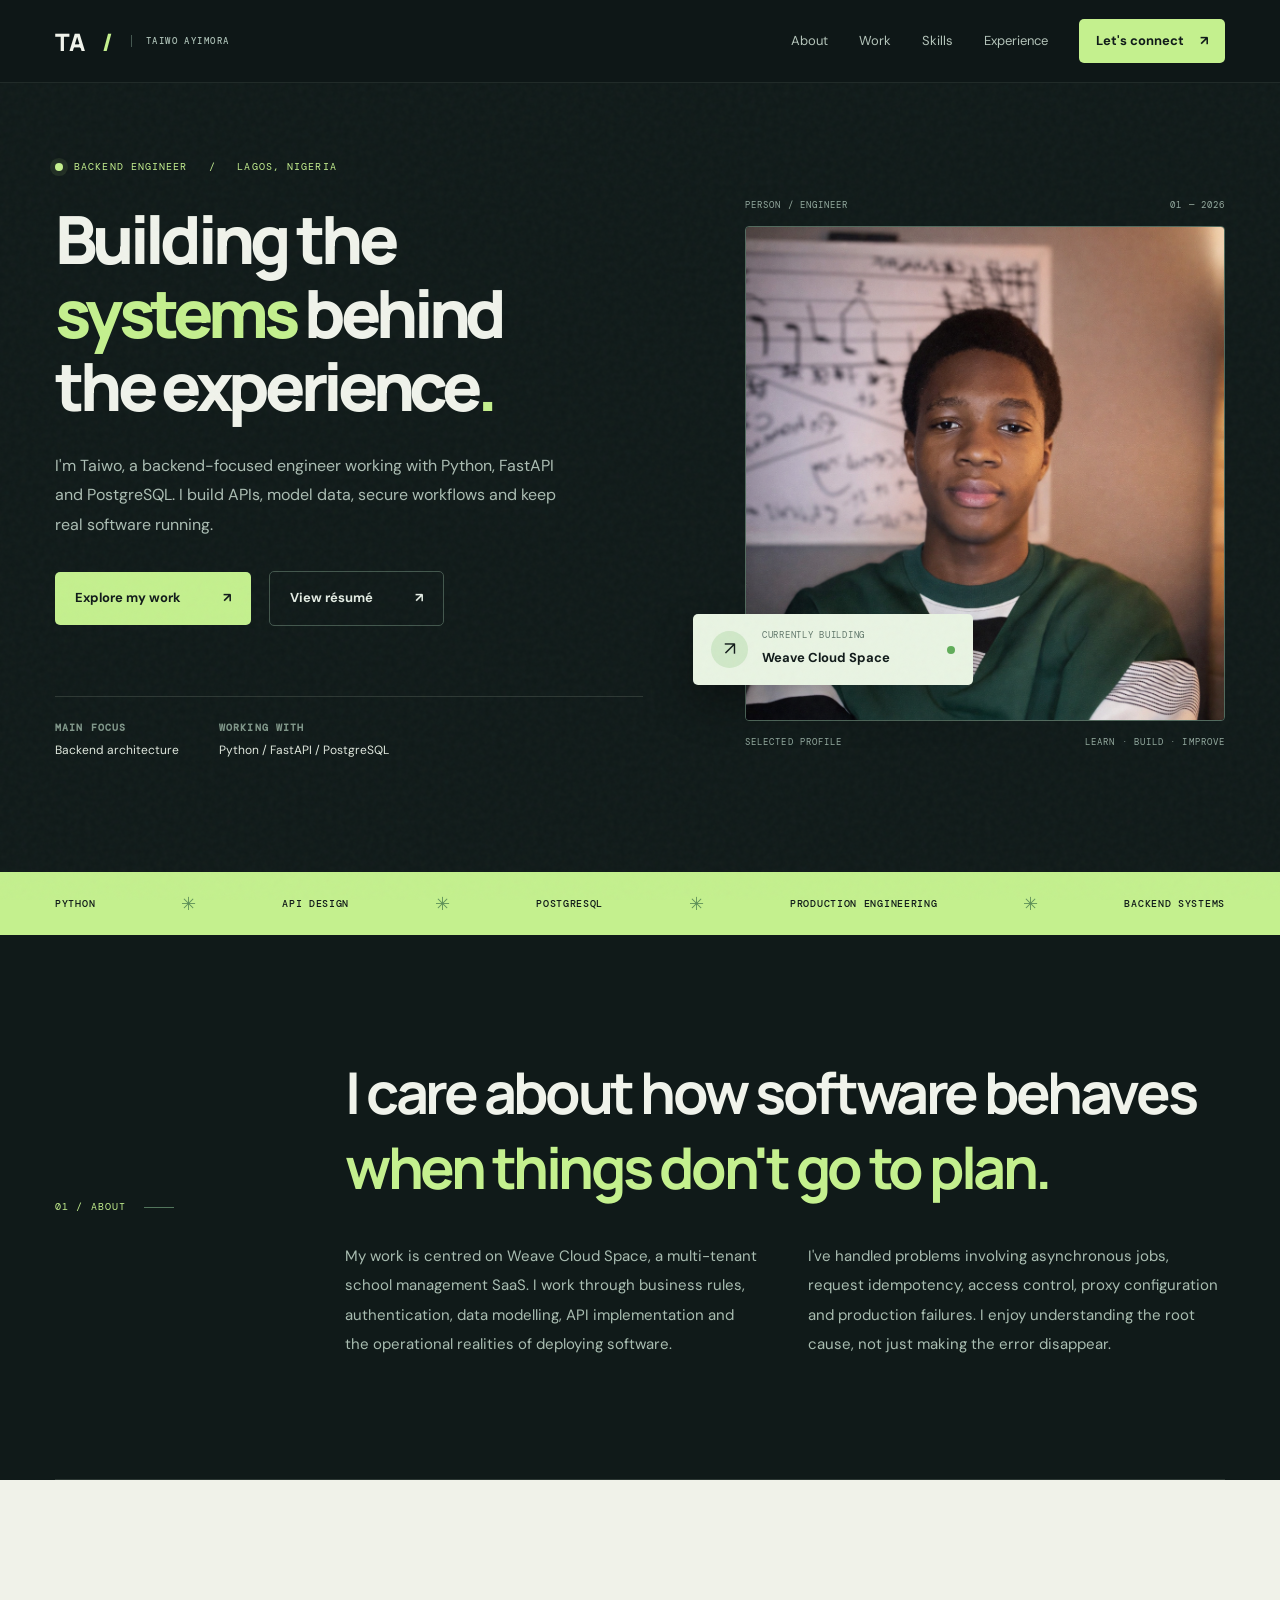
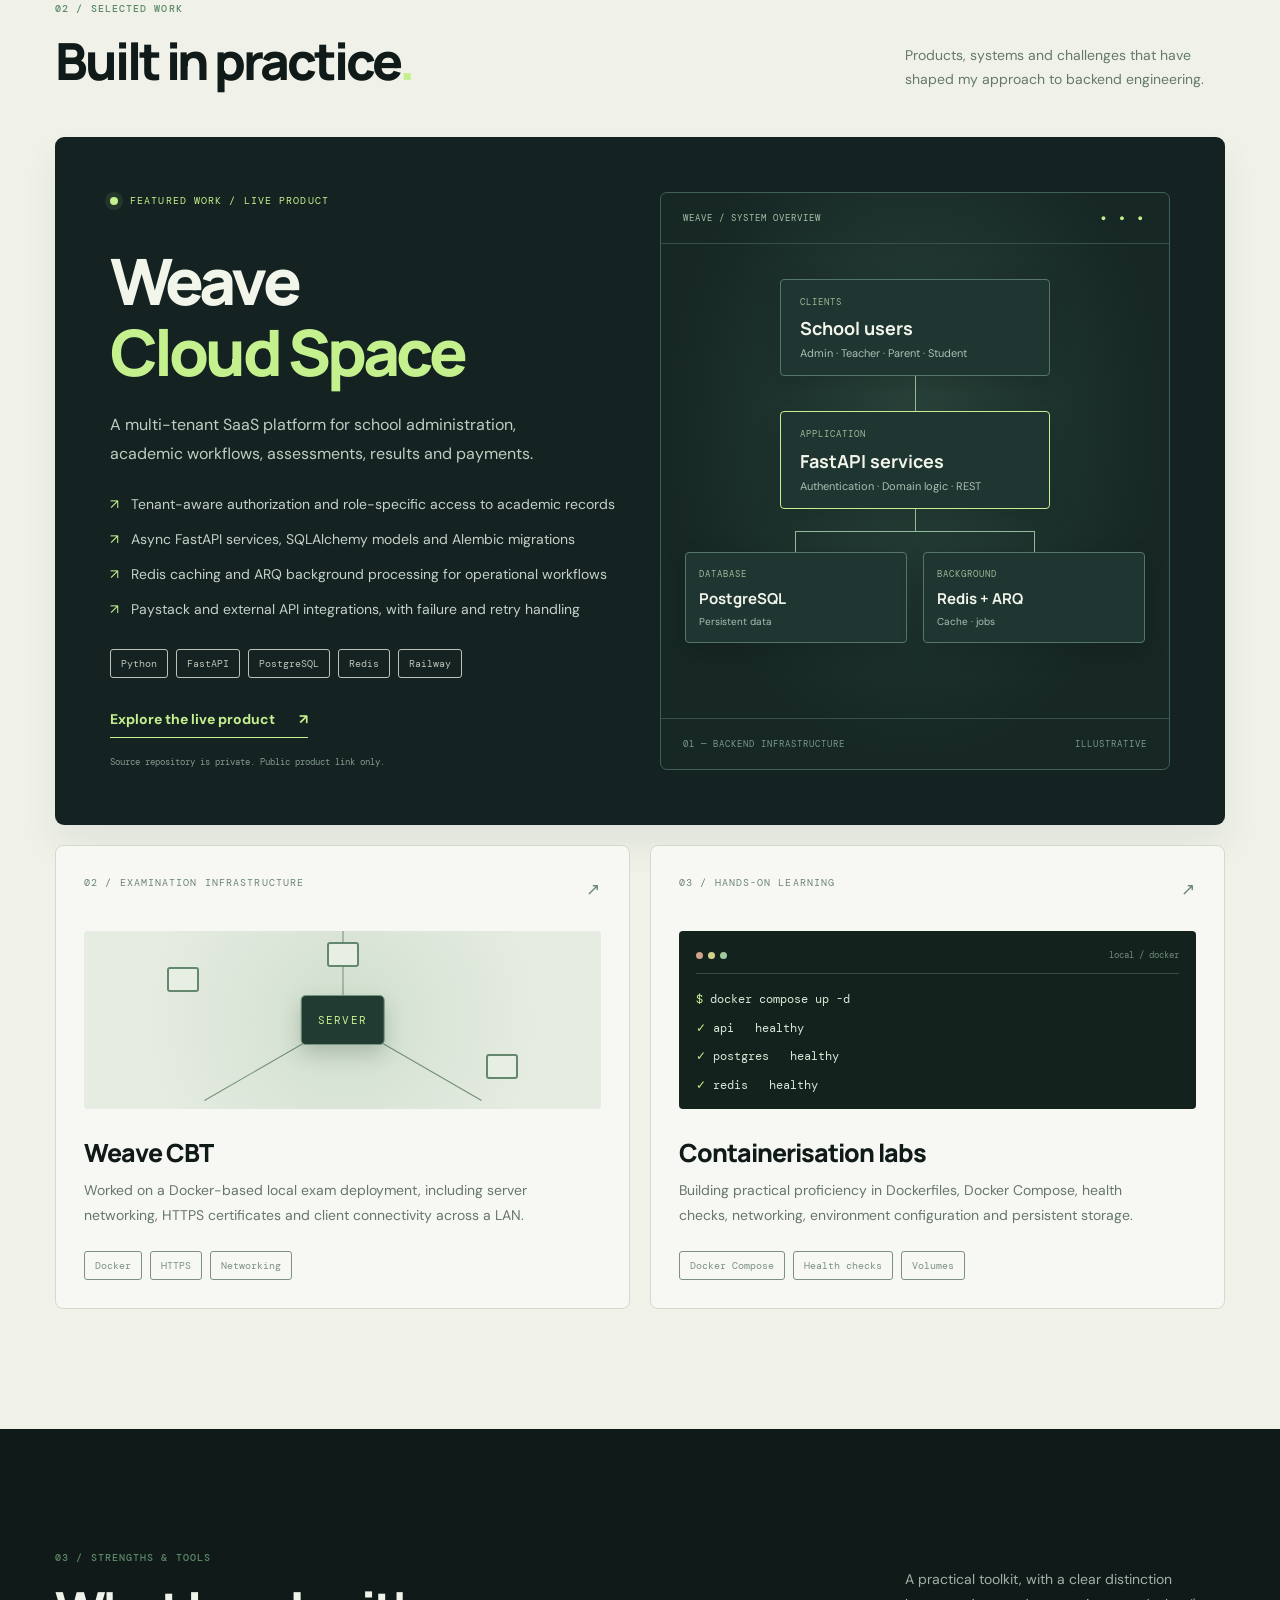
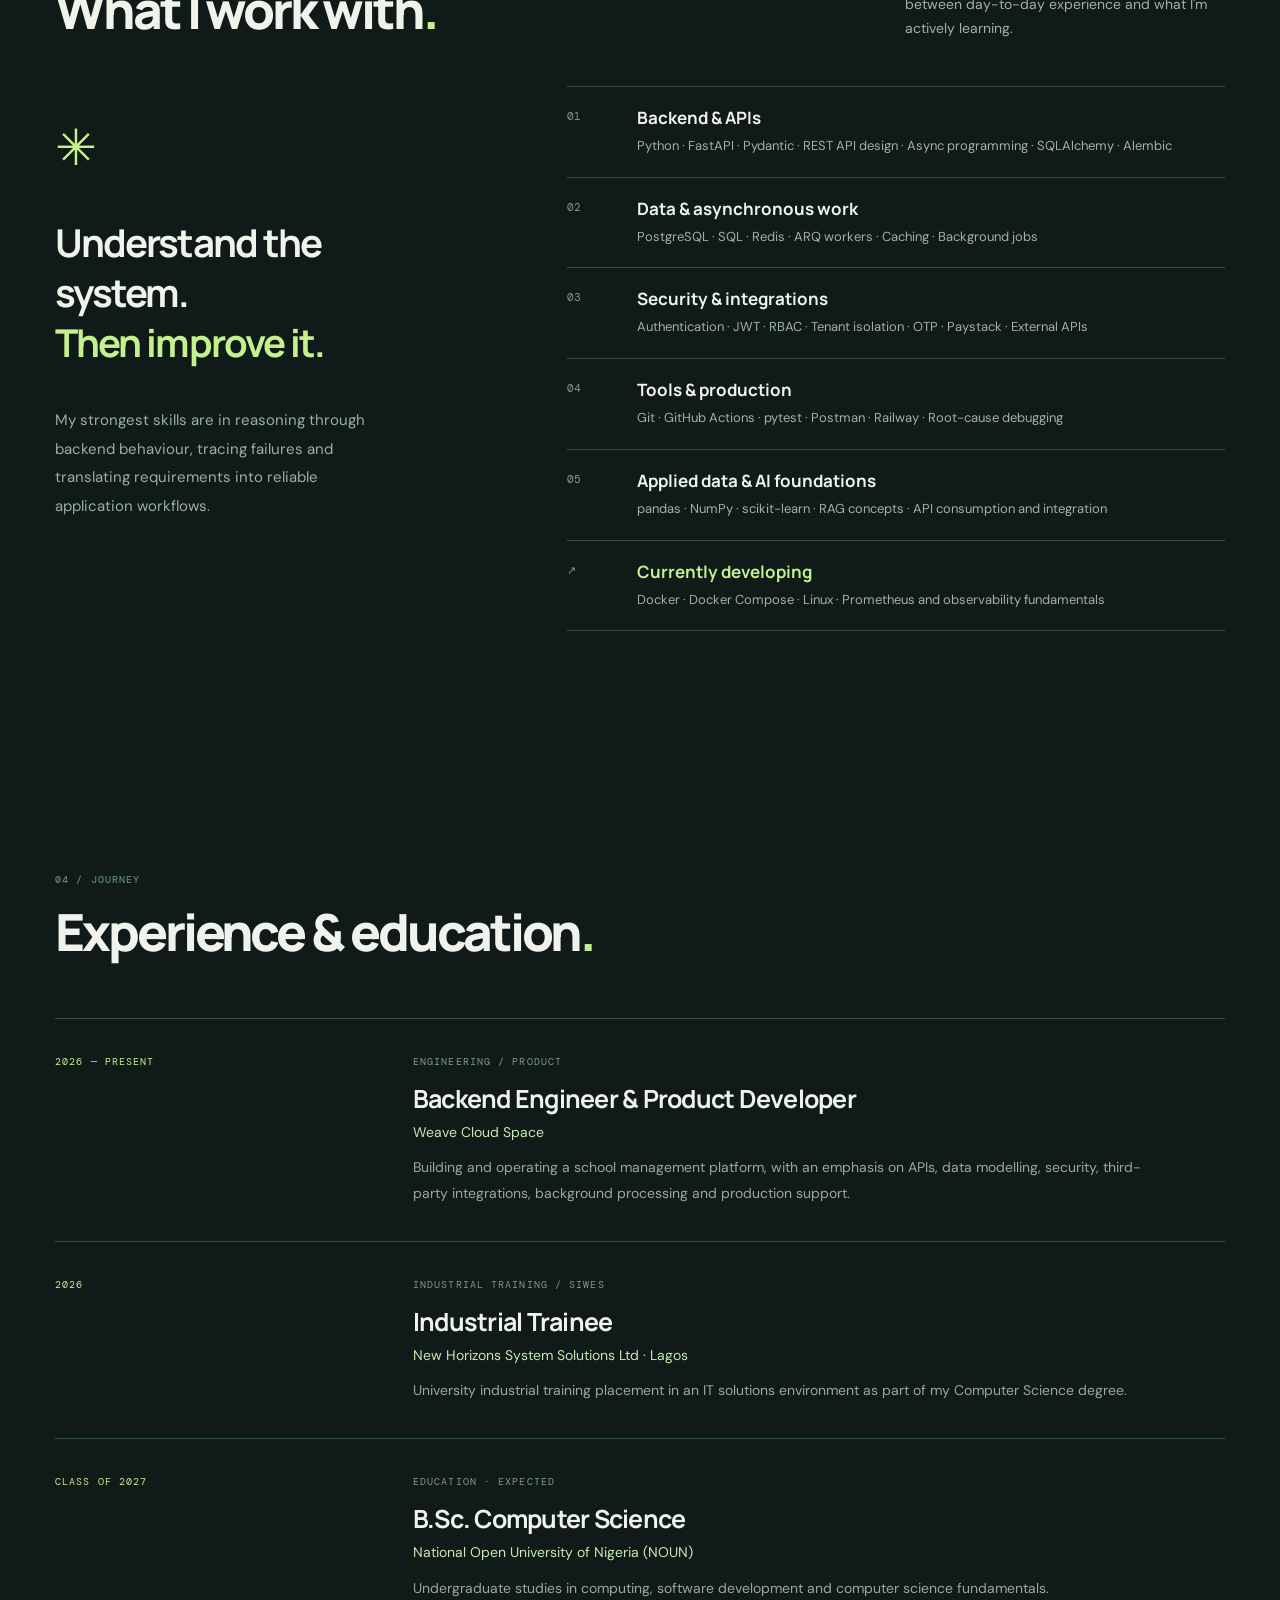
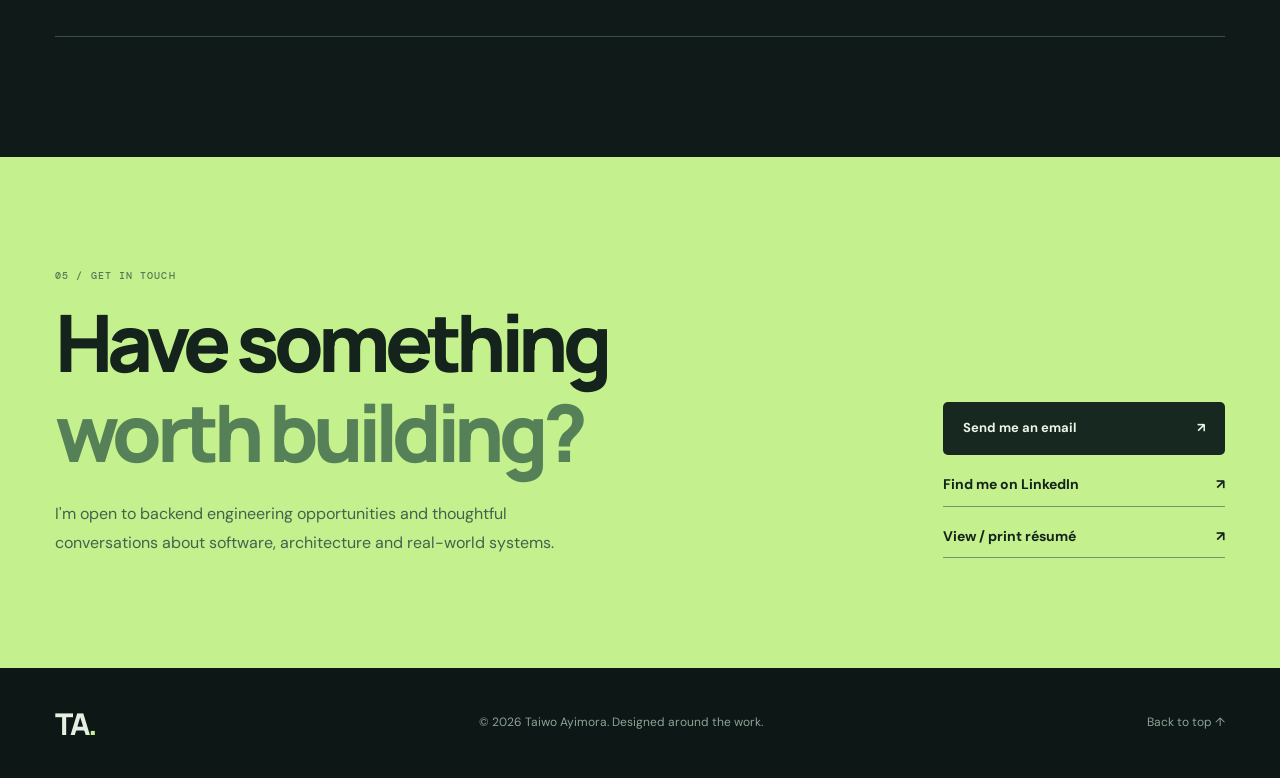
<file: index.html>
<!doctype html>
<html lang="en">
<head>
  <meta charset="utf-8">
  <meta name="viewport" content="width=device-width, initial-scale=1">
  <meta name="theme-color" content="#0f1717">
  <meta name="description" content="Taiwo Ayimora — backend engineer working with Python, FastAPI, PostgreSQL, Redis, and production systems. Explore selected work and get in touch.">
  <meta property="og:title" content="Taiwo Ayimora · Backend Engineer">
  <meta property="og:description" content="Building dependable backend systems, one engineering decision at a time.">
  <meta property="og:type" content="website">
  <link rel="icon" type="image/svg+xml" href="./assets/favicon.svg">
  <link rel="stylesheet" href="./styles.css">
  <title>Taiwo Ayimora — Backend Engineer</title>
</head>
<body>
<a class="skip" href="#main">Skip to content</a>
<div class="grain" aria-hidden="true"></div>
<header class="header" id="top">
  <div class="container header-inner">
    <a class="wordmark" href="#top" aria-label="Taiwo Ayimora, home">TA<span>/</span><small>TAIWO AYIMORA</small></a>
    <button type="button" class="menu-button" aria-controls="nav" aria-expanded="false" aria-label="Toggle navigation"><span></span><span></span></button>
    <nav class="nav" id="nav" aria-label="Primary navigation">
      <a href="#about">About</a><a href="#projects">Work</a><a href="#skills">Skills</a><a href="#experience">Experience</a><a href="#contact" class="nav-cta">Let's connect <span aria-hidden="true">↗</span></a>
    </nav>
  </div>
</header>

<main id="main">
  <section class="hero container" aria-labelledby="hero-heading">
    <div class="hero-copy">
      <p class="eyebrow"><span class="pulse"></span> BACKEND ENGINEER &nbsp; / &nbsp; LAGOS, NIGERIA</p>
      <h1 id="hero-heading">Building the<br><em>systems</em> behind<br>the experience<span class="period">.</span></h1>
      <p class="hero-lede">I'm Taiwo, a backend-focused engineer working with Python, FastAPI and PostgreSQL. I build APIs, model data, secure workflows and keep real software running.</p>
      <div class="hero-actions"><a href="#projects" class="btn primary">Explore my work <span aria-hidden="true">↗</span></a><a href="./resume.html" class="btn secondary">View résumé <span aria-hidden="true">↗</span></a></div>
      <div class="hero-foot"><span><b>MAIN FOCUS</b> Backend architecture</span><span><b>WORKING WITH</b> Python / FastAPI / PostgreSQL</span></div>
    </div>
    <div class="hero-art">
      <div class="art-top"><span>PERSON / ENGINEER</span><span>01 — 2026</span></div>
      <div class="portrait">
        <div class="portrait-ring ring-a"></div><div class="portrait-ring ring-b"></div>
        <div class="portrait-fallback" id="portrait-fallback" aria-hidden="true"><span>TA<span class="period">.</span></span><small>ENGINEERING THE INVISIBLE</small></div>
        <img id="portrait-photo" class="portrait-photo" src="./assets/profile.jpg" decoding="async" fetchpriority="high" alt="Portrait of Taiwo Ayimora" hidden>
        <div class="art-cross cross-a">+</div><div class="art-cross cross-b">+</div>
      </div>
      <div class="art-foot"><span>SELECTED PROFILE</span><span>LEARN · BUILD · IMPROVE</span></div>
      <div class="floating-status"><span class="status-icon">↗</span><span><small>CURRENTLY BUILDING</small><strong>Weave Cloud Space</strong></span><span class="status-live"></span></div>
    </div>
  </section>

  <section class="stripe"><div class="container stripe-inner"><span>PYTHON</span><span class="stripe-dot">✳</span><span>API DESIGN</span><span class="stripe-dot">✳</span><span>POSTGRESQL</span><span class="stripe-dot">✳</span><span>PRODUCTION ENGINEERING</span><span class="stripe-dot">✳</span><span>BACKEND SYSTEMS</span></div></section>

  <section class="section about container" id="about" aria-labelledby="about-heading">
    <div class="section-label"><span>01 / ABOUT</span><i></i></div>
    <div class="about-main">
      <h2 id="about-heading" class="statement">I care about how software behaves <em>when things don't go to plan.</em></h2>
      <div class="about-copy"><p>My work is centred on Weave Cloud Space, a multi-tenant school management SaaS. I work through business rules, authentication, data modelling, API implementation and the operational realities of deploying software.</p><p>I've handled problems involving asynchronous jobs, request idempotency, access control, proxy configuration and production failures. I enjoy understanding the root cause, not just making the error disappear.</p></div>
    </div>
  </section>

  <section class="section projects-section" id="projects" aria-labelledby="projects-heading">
    <div class="container">
      <div class="section-heading"><div><p class="section-label-text">02 / SELECTED WORK</p><h2 id="projects-heading">Built in practice<span class="period">.</span></h2></div><p>Products, systems and challenges that have shaped my approach to backend engineering.</p></div>
      <article class="featured">
        <div class="featured-copy">
          <p class="feature-label"><span class="green-dot"></span> FEATURED WORK / LIVE PRODUCT</p>
          <h3>Weave<br><em>Cloud Space</em></h3>
          <p class="feature-summary">A multi-tenant SaaS platform for school administration, academic workflows, assessments, results and payments.</p>
          <ul class="feature-list">
            <li>Tenant-aware authorization and role-specific access to academic records</li>
            <li>Async FastAPI services, SQLAlchemy models and Alembic migrations</li>
            <li>Redis caching and ARQ background processing for operational workflows</li>
            <li>Paystack and external API integrations, with failure and retry handling</li>
          </ul>
          <div class="tags"><span>Python</span><span>FastAPI</span><span>PostgreSQL</span><span>Redis</span><span>Railway</span></div>
          <a class="text-link" href="https://weavecloudspace.com/" target="_blank" rel="noopener noreferrer">Explore the live product <span aria-hidden="true">↗</span></a>
          <p class="private-note">Source repository is private. Public product link only.</p>
        </div>
        <div class="diagram" role="img" aria-label="Simplified architecture diagram showing users connecting to FastAPI services, with PostgreSQL and Redis plus background workers">
          <div class="diagram-header"><span>WEAVE / SYSTEM OVERVIEW</span><span class="diagram-circles">● ● ●</span></div>
          <div class="diagram-content">
            <div class="diagram-box"><span>CLIENTS</span><b>School users</b><small>Admin · Teacher · Parent · Student</small></div>
            <div class="connector-line"></div>
            <div class="diagram-box api"><span>APPLICATION</span><b>FastAPI services</b><small>Authentication · Domain logic · REST</small></div>
            <div class="diagram-branches"><i></i><i></i></div>
            <div class="diagram-bottom"><div class="diagram-box data"><span>DATABASE</span><b>PostgreSQL</b><small>Persistent data</small></div><div class="diagram-box data"><span>BACKGROUND</span><b>Redis + ARQ</b><small>Cache · jobs</small></div></div>
          </div>
          <div class="diagram-footer"><span>01 — BACKEND INFRASTRUCTURE</span><span>ILLUSTRATIVE</span></div>
        </div>
      </article>
      <div class="project-cards">
        <article class="project-card">
          <div class="card-id">02 / EXAMINATION INFRASTRUCTURE <span>↗</span></div>
          <div class="card-illustration network" aria-hidden="true"><span class="network-center">SERVER</span><span class="link one"></span><span class="link two"></span><span class="link three"></span><i class="device d1"></i><i class="device d2"></i><i class="device d3"></i></div>
          <h3>Weave CBT</h3><p>Worked on a Docker-based local exam deployment, including server networking, HTTPS certificates and client connectivity across a LAN.</p>
          <div class="tags"><span>Docker</span><span>HTTPS</span><span>Networking</span></div>
        </article>
        <article class="project-card">
          <div class="card-id">03 / HANDS-ON LEARNING <span>↗</span></div>
          <div class="card-illustration terminal" aria-label="Illustrative terminal output for a Docker Compose lab">
            <div class="terminal-head"><i></i><i></i><i></i><small>local / docker</small></div>
            <code><span>$</span> docker compose up -d</code><code><span>✓</span> api &nbsp; healthy</code><code><span>✓</span> postgres &nbsp; healthy</code><code><span>✓</span> redis &nbsp; healthy</code>
          </div>
          <h3>Containerisation labs</h3><p>Building practical proficiency in Dockerfiles, Docker Compose, health checks, networking, environment configuration and persistent storage.</p>
          <div class="tags"><span>Docker Compose</span><span>Health checks</span><span>Volumes</span></div>
        </article>
      </div>
    </div>
  </section>

  <section class="section skills-section" id="skills" aria-labelledby="skills-heading"><div class="container">
    <div class="section-heading"><div><p class="section-label-text">03 / STRENGTHS & TOOLS</p><h2 id="skills-heading">What I work with<span class="period">.</span></h2></div><p>A practical toolkit, with a clear distinction between day-to-day experience and what I'm actively learning.</p></div>
    <div class="skills-layout">
      <div class="skills-quote"><span class="outline-star" aria-hidden="true">✳</span><h3>Understand the system.<br><em>Then improve it.</em></h3><p>My strongest skills are in reasoning through backend behaviour, tracing failures and translating requirements into reliable application workflows.</p></div>
      <div class="skill-categories">
        <div class="skill-row"><span class="skill-no">01</span><div><h3>Backend & APIs</h3><p>Python · FastAPI · Pydantic · REST API design · Async programming · SQLAlchemy · Alembic</p></div></div>
        <div class="skill-row"><span class="skill-no">02</span><div><h3>Data & asynchronous work</h3><p>PostgreSQL · SQL · Redis · ARQ workers · Caching · Background jobs</p></div></div>
        <div class="skill-row"><span class="skill-no">03</span><div><h3>Security & integrations</h3><p>Authentication · JWT · RBAC · Tenant isolation · OTP · Paystack · External APIs</p></div></div>
        <div class="skill-row"><span class="skill-no">04</span><div><h3>Tools & production</h3><p>Git · GitHub Actions · pytest · Postman · Railway · Root-cause debugging</p></div></div>
        <div class="skill-row"><span class="skill-no">05</span><div><h3>Applied data & AI foundations</h3><p>pandas · NumPy · scikit-learn · RAG concepts · API consumption and integration</p></div></div>
        <div class="skill-row learning"><span class="skill-no">↗</span><div><h3>Currently developing</h3><p>Docker · Docker Compose · Linux · Prometheus and observability fundamentals</p></div></div>
      </div>
    </div>
  </div></section>

  <section class="section journey container" id="experience" aria-labelledby="journey-heading">
    <div class="section-heading"><div><p class="section-label-text">04 / JOURNEY</p><h2 id="journey-heading">Experience & education<span class="period">.</span></h2></div></div>
    <div class="timeline">
      <div class="timeline-row"><span class="timeline-date">2026 — PRESENT</span><div><p class="timeline-type">ENGINEERING / PRODUCT</p><h3>Backend Engineer & Product Developer</h3><p class="timeline-org">Weave Cloud Space</p><p>Building and operating a school management platform, with an emphasis on APIs, data modelling, security, third-party integrations, background processing and production support.</p></div></div>
      <div class="timeline-row"><span class="timeline-date">2026</span><div><p class="timeline-type">INDUSTRIAL TRAINING / SIWES</p><h3>Industrial Trainee</h3><p class="timeline-org">New Horizons System Solutions Ltd · Lagos</p><p>University industrial training placement in an IT solutions environment as part of my Computer Science degree.</p></div></div>
      <div class="timeline-row"><span class="timeline-date">CLASS OF 2027</span><div><p class="timeline-type">EDUCATION · EXPECTED</p><h3>B.Sc. Computer Science</h3><p class="timeline-org">National Open University of Nigeria (NOUN)</p><p>Undergraduate studies in computing, software development and computer science fundamentals.</p></div></div>
    </div>
  </section>

  <section class="contact-section" id="contact" aria-labelledby="contact-heading"><div class="container contact-content">
    <div><p class="section-label-text">05 / GET IN TOUCH</p><h2 id="contact-heading">Have something<br><em>worth building?</em></h2><p>I'm open to backend engineering opportunities and thoughtful conversations about software, architecture and real-world systems.</p></div>
    <div class="contact-actions"><a class="btn contact-primary" href="mailto:taiwoayimora623@gmail.com?subject=Backend%20engineering%20opportunity">Send me an email <span aria-hidden="true">↗</span></a><a class="contact-link" href="https://www.linkedin.com/in/taiwo-a-3626982ba" target="_blank" rel="noopener noreferrer">Find me on LinkedIn <span aria-hidden="true">↗</span></a><a class="contact-link" href="./resume.html">View / print résumé <span aria-hidden="true">↗</span></a></div>
  </div></section>
</main>
<footer class="footer"><div class="container footer-inner"><a href="#top" class="footer-mark">TA<span class="period">.</span></a><p>© <span id="year">2026</span> Taiwo Ayimora. Designed around the work.</p><a href="#top">Back to top ↑</a></div></footer>
<script src="./script.js" defer></script>
</body>
</html>
</file>
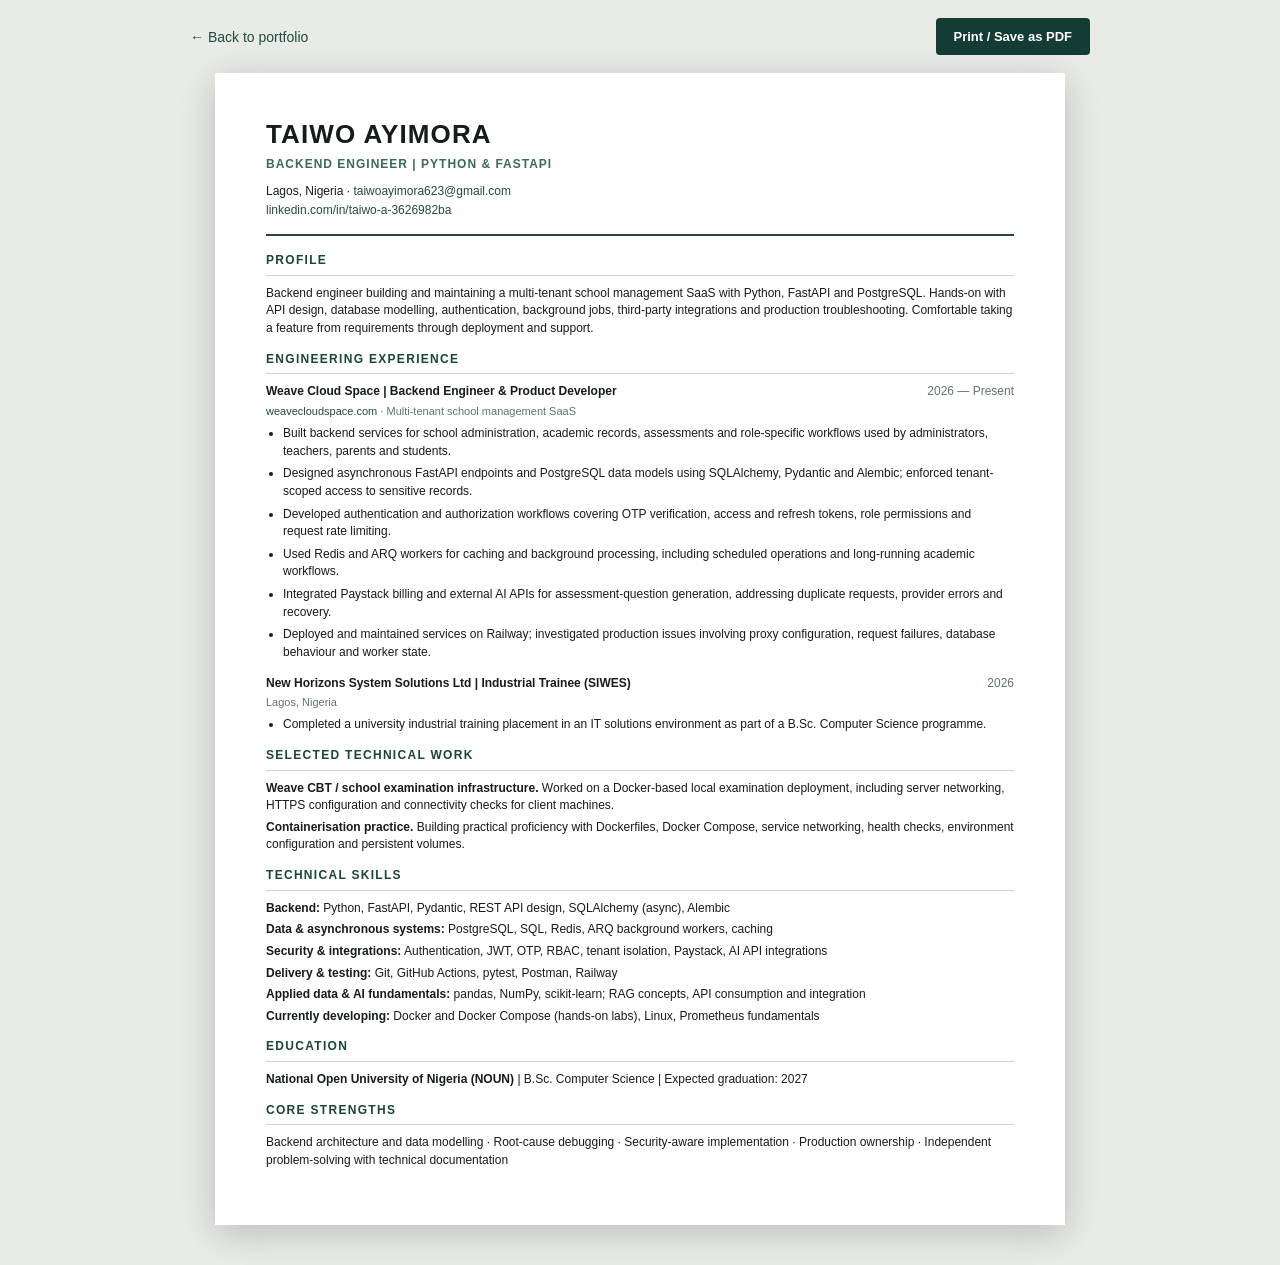
<file: resume.html>
<!doctype html>
<html lang="en">
<head><meta charset="utf-8"><meta name="viewport" content="width=device-width, initial-scale=1"><title>Taiwo Ayimora — Résumé</title><meta name="description" content="Résumé of Taiwo Ayimora, backend engineer."><link rel="stylesheet" href="./resume.css"><link rel="icon" type="image/svg+xml" href="./assets/favicon.svg"></head>
<body>
<div class="toolbar"><a href="./index.html">← Back to portfolio</a><button type="button" onclick="window.print()">Print / Save as PDF</button></div>
<main class="sheet">
<header><h1>TAIWO AYIMORA</h1><p class="role">BACKEND ENGINEER | PYTHON & FASTAPI</p><p>Lagos, Nigeria · <a href="mailto:taiwoayimora623@gmail.com">taiwoayimora623@gmail.com</a></p><p><a href="https://www.linkedin.com/in/taiwo-a-3626982ba">linkedin.com/in/taiwo-a-3626982ba</a></p></header>
<section><h2>PROFILE</h2><p>Backend engineer building and maintaining a multi-tenant school management SaaS with Python, FastAPI and PostgreSQL. Hands-on with API design, database modelling, authentication, background jobs, third-party integrations and production troubleshooting. Comfortable taking a feature from requirements through deployment and support.</p></section>
<section><h2>ENGINEERING EXPERIENCE</h2><div class="entry-head"><strong>Weave Cloud Space | Backend Engineer & Product Developer</strong><span>2026 — Present</span></div><div class="sub"><a href="https://weavecloudspace.com/" target="_blank" rel="noopener noreferrer">weavecloudspace.com</a> · Multi-tenant school management SaaS</div><ul>
<li>Built backend services for school administration, academic records, assessments and role-specific workflows used by administrators, teachers, parents and students.</li>
<li>Designed asynchronous FastAPI endpoints and PostgreSQL data models using SQLAlchemy, Pydantic and Alembic; enforced tenant-scoped access to sensitive records.</li>
<li>Developed authentication and authorization workflows covering OTP verification, access and refresh tokens, role permissions and request rate limiting.</li>
<li>Used Redis and ARQ workers for caching and background processing, including scheduled operations and long-running academic workflows.</li>
<li>Integrated Paystack billing and external AI APIs for assessment-question generation, addressing duplicate requests, provider errors and recovery.</li>
<li>Deployed and maintained services on Railway; investigated production issues involving proxy configuration, request failures, database behaviour and worker state.</li>
</ul>
<div class="entry-head"><strong>New Horizons System Solutions Ltd | Industrial Trainee (SIWES)</strong><span>2026</span></div><div class="sub">Lagos, Nigeria</div><ul><li>Completed a university industrial training placement in an IT solutions environment as part of a B.Sc. Computer Science programme.</li></ul>
</section>
<section><h2>SELECTED TECHNICAL WORK</h2><p><strong>Weave CBT / school examination infrastructure.</strong> Worked on a Docker-based local examination deployment, including server networking, HTTPS configuration and connectivity checks for client machines.</p><p><strong>Containerisation practice.</strong> Building practical proficiency with Dockerfiles, Docker Compose, service networking, health checks, environment configuration and persistent volumes.</p></section>
<section><h2>TECHNICAL SKILLS</h2><p><strong>Backend:</strong> Python, FastAPI, Pydantic, REST API design, SQLAlchemy (async), Alembic</p><p><strong>Data & asynchronous systems:</strong> PostgreSQL, SQL, Redis, ARQ background workers, caching</p><p><strong>Security & integrations:</strong> Authentication, JWT, OTP, RBAC, tenant isolation, Paystack, AI API integrations</p><p><strong>Delivery & testing:</strong> Git, GitHub Actions, pytest, Postman, Railway</p><p><strong>Applied data & AI fundamentals:</strong> pandas, NumPy, scikit-learn; RAG concepts, API consumption and integration</p><p><strong>Currently developing:</strong> Docker and Docker Compose (hands-on labs), Linux, Prometheus fundamentals</p></section>
<section><h2>EDUCATION</h2><p><strong>National Open University of Nigeria (NOUN)</strong> | B.Sc. Computer Science | Expected graduation: 2027</p></section>
<section><h2>CORE STRENGTHS</h2><p>Backend architecture and data modelling · Root-cause debugging · Security-aware implementation · Production ownership · Independent problem-solving with technical documentation</p></section>
</main></body></html>
</file>
<file: styles.css>
@import url('https://fonts.googleapis.com/css2?family=DM+Mono:wght@400;500&family=DM+Sans:wght@400;500;600;700&family=Manrope:wght@400;500;600;700;800&display=swap');
:root{--ink:#101a19;--lime:#c4f08e;--paper:#f0f2e9;--muted:#94aaa1;--line:rgba(217,236,215,.14);--heading:Manrope,'DM Sans',sans-serif;--body:'DM Sans',sans-serif;--mono:'DM Mono',monospace}
*{box-sizing:border-box}
html{scroll-behavior:smooth;scroll-padding-top:88px}
body{margin:0;background:var(--ink);color:#f0f3eb;font:16px/1.6 var(--body);-webkit-font-smoothing:antialiased}
a{color:inherit;text-decoration:none}button{font:inherit}button,a{-webkit-tap-highlight-color:transparent}:focus-visible{outline:2px solid var(--lime);outline-offset:4px}
.container{width:min(1170px,calc(100% - 80px));margin-inline:auto}
.skip{position:absolute;z-index:1000;left:20px;top:-100px;background:var(--lime);color:var(--ink);padding:10px 16px;border-radius:5px}.skip:focus{top:16px}
.grain{position:fixed;inset:0;pointer-events:none;z-index:8;opacity:.035;background-image:url("data:image/svg+xml,%3Csvg viewBox='0 0 180 180' xmlns='http://www.w3.org/2000/svg'%3E%3Cfilter id='n'%3E%3CfeTurbulence type='fractalNoise' baseFrequency='.85' numOctaves='3' stitchTiles='stitch'/%3E%3C/filter%3E%3Crect width='100%25' height='100%25' filter='url(%23n)'/%3E%3C/svg%3E")}
.header{position:sticky;top:0;z-index:20;background:rgba(15,23,23,.92);backdrop-filter:blur(16px);border-bottom:1px solid rgba(217,236,215,.09)}
.header-inner{display:flex;align-items:center;justify-content:space-between;min-height:82px}
.wordmark{display:flex;align-items:center;gap:16px;font:800 24px var(--heading);letter-spacing:-1.4px}.wordmark>span{color:var(--lime);padding:0 3px}.wordmark small{font:500 9px var(--mono);letter-spacing:.16em;color:#a9bdb3;padding-left:14px;border-left:1px solid #455851}
.nav{display:flex;align-items:center;gap:31px}.nav a{font-size:13px;color:#b4c4ba;transition:color .2s}.nav a:hover{color:var(--lime)}.nav a.nav-cta{color:var(--ink);background:var(--lime);font-weight:700;padding:12px 17px;border-radius:5px}.nav-cta span{margin-left:13px}.nav-cta:hover{background:#d7faa9;color:var(--ink)!important}
.menu-button{display:none}
.hero{min-height:705px;display:grid;grid-template-columns:1.08fr .92fr;gap:7%;align-items:center;padding-top:75px;padding-bottom:112px}
.hero-copy{position:relative;z-index:1}.eyebrow,.section-label-text,.section-label,.art-top,.art-foot,.hero-foot b,.feature-label,.private-note,.project-card .card-id,.diagram-header,.diagram-footer,.diagram-box>span,.timeline-date,.timeline-type,.stripe-inner{font-family:var(--mono);font-size:10px;line-height:1.8;letter-spacing:.11em}
.eyebrow{color:var(--lime);margin:0 0 26px;display:flex;align-items:center;gap:11px}
.pulse,.green-dot{width:8px;height:8px;background:var(--lime);border-radius:50%;display:inline-block;box-shadow:0 0 0 5px rgba(196,240,142,.09)}
h1,h2,h3,p{margin-top:0}
.hero h1{font:800 clamp(48px,5.2vw,76px)/1.105 var(--heading);letter-spacing:-.07em;margin:0 0 28px}
.hero h1 em,.statement em,.contact-content h2 em,.skills-quote h3 em{font-style:normal;color:var(--lime)}
.period{color:var(--lime)}
.hero-lede{color:#abbdb3;max-width:520px;font-size:16px;line-height:1.85;margin-bottom:32px}
.hero-actions{display:flex;align-items:center;gap:18px;flex-wrap:wrap}
.btn{display:inline-flex;justify-content:space-between;align-items:center;gap:42px;border-radius:5px;padding:16px 20px;font-size:13px;font-weight:700;transition:transform .2s,background .2s}.btn:hover{transform:translateY(-3px)}.btn.primary{background:var(--lime);color:var(--ink)}.btn.primary:hover{background:#d7faad}.btn.secondary{border:1px solid #43574d;color:#e3ece3}.btn.secondary:hover{background:#24352d}
.hero-foot{display:flex;flex-wrap:wrap;gap:40px;margin-top:70px;padding-top:22px;border-top:1px solid var(--line);font-size:12px;color:#e0e8de}.hero-foot span{display:grid;gap:4px}.hero-foot b{color:#7f9689;letter-spacing:.11em}
.hero-art{position:relative;max-width:480px;width:100%;justify-self:end;transform:translateY(14px)}
.art-top,.art-foot{display:flex;justify-content:space-between;color:#94aba0;font-size:9px;letter-spacing:.12em;margin:0 0 13px}.art-foot{margin:13px 0 0}
.portrait{height:495px;position:relative;overflow:hidden;background:radial-gradient(ellipse at 35% 25%,#3b5549,#1b302d 43%,#0d1b1a 100%);border:1px solid #516a5d;border-radius:4px}
.portrait:after{content:"";position:absolute;inset:12px;border:1px solid rgba(220,247,211,.08);pointer-events:none}
.portrait-ring{position:absolute;width:430px;height:430px;border:1px solid rgba(196,240,142,.19);border-radius:50%;left:50%;top:50%;transform:translate(-50%,-50%)}
.ring-b{width:320px;height:320px;border-color:rgba(196,240,142,.1)}
.portrait-fallback{position:absolute;inset:0;display:flex;flex-direction:column;align-items:center;justify-content:center}
.portrait-fallback>span{font:800 clamp(100px,16vw,170px)/1 var(--heading);letter-spacing:-.09em;color:#e8efda;filter:drop-shadow(0 20px 20px #101d19)}.portrait-fallback>small{font:10px var(--mono);letter-spacing:.2em;color:#a6bbaa;margin-top:32px}
.portrait-photo{position:absolute;inset:0;width:100%;height:100%;object-fit:cover;object-position:center 30%;z-index:3}
.art-cross{position:absolute;font-size:26px;font-weight:300;color:#a7d692}.cross-a{top:24px;left:26px}.cross-b{right:24px;bottom:24px}
.floating-status{position:absolute;bottom:65px;left:-52px;z-index:5;background:#e9f4e3;color:var(--ink);padding:15px 18px;min-width:280px;display:flex;gap:14px;align-items:center;box-shadow:0 20px 40px #0005;border-radius:5px}.status-icon{background:#d0e8c8;border-radius:50%;width:37px;height:37px;display:grid;place-items:center;font-size:19px}.floating-status small{display:block;font:9px var(--mono);color:#60776a;letter-spacing:.08em;margin-bottom:3px}.floating-status strong{font-size:13px}.status-live{background:#60ad59;width:8px;height:8px;border-radius:50%;margin-left:auto}
.stripe{background:var(--lime);color:var(--ink);overflow:hidden}.stripe-inner{display:flex;align-items:center;justify-content:space-between;gap:16px;min-height:63px;white-space:nowrap;font-weight:500;letter-spacing:.07em}.stripe-dot{font-size:18px;color:#5d8f58}
.section{padding-top:120px;padding-bottom:120px}.about{display:grid;grid-template-columns:.25fr 1fr;gap:6%;border-bottom:1px solid var(--line)}
.section-label{display:flex;gap:18px;align-items:center;color:var(--lime)}.section-label i{width:30px;height:1px;background:#52765c}
.statement{font:700 clamp(34px,4.5vw,58px)/1.3 var(--heading);letter-spacing:-.06em;max-width:870px;margin:0 0 37px}
.about-copy{display:grid;grid-template-columns:1fr 1fr;gap:50px;max-width:875px}.about-copy p{color:#a9bdb1;font-size:15px;line-height:1.95;margin:0}
.projects-section{background:var(--paper);color:var(--ink)}
.section-heading{display:flex;align-items:end;justify-content:space-between;gap:40px;margin-bottom:45px}.section-label-text{color:#5d8969;font-weight:500;margin-bottom:12px}.section-heading h2{font:800 clamp(36px,4vw,56px)/1.2 var(--heading);letter-spacing:-.06em;margin:0}.section-heading>p{max-width:320px;color:#66776e;font-size:14px;line-height:1.75;margin:0}
.featured{display:grid;grid-template-columns:1fr 1fr;gap:40px;padding:55px;background:#142321;color:#f2f5e9;border-radius:9px;box-shadow:0 20px 35px #132a2412}.feature-label{color:var(--lime);display:flex;align-items:center;gap:12px;margin-bottom:35px}.featured-copy h3{font:800 clamp(43px,5vw,64px)/1.12 var(--heading);letter-spacing:-.06em;margin:0 0 23px}.featured-copy h3 em{font-style:normal;color:var(--lime)}.feature-summary{color:#bbcfc1;line-height:1.8;max-width:460px;margin:0 0 24px}
.feature-list{list-style:none;margin:0 0 28px;padding:0;font:14px/1.65 var(--body);color:#c3d1c8}.feature-list li{display:flex;gap:12px;margin-bottom:12px}.feature-list li:before{content:"↗";color:var(--lime);flex-shrink:0}
.tags{display:flex;gap:8px;flex-wrap:wrap}.tags span{font:10px var(--mono);color:inherit;border:1px solid currentColor;opacity:.76;padding:7px 10px;border-radius:3px}
.text-link{display:inline-flex;align-items:center;gap:24px;color:var(--lime);font-size:14px;font-weight:700;margin-top:30px;padding-bottom:7px;border-bottom:1px solid var(--lime);transition:gap .2s}.text-link:hover{gap:38px}.private-note{color:#849b8e;font-size:9px;letter-spacing:0;margin:16px 0 0}
.diagram{align-self:stretch;border-radius:7px;border:1px solid #416057;display:flex;flex-direction:column;overflow:hidden;background:radial-gradient(ellipse at 50% 40%,#29433b 0%,#162724 68%)}.diagram-header,.diagram-footer{padding:17px 22px;color:#a7c2aa;font-size:9px;display:flex;justify-content:space-between;border-bottom:1px solid #375049}.diagram-circles{color:var(--lime);letter-spacing:4px}.diagram-footer{border-top:1px solid #375049;border-bottom:0;margin-top:auto;color:#78998b}.diagram-content{padding:35px 24px;display:flex;flex-direction:column;align-items:center}
.diagram-box{background:#1f3531;border:1px solid #557569;border-radius:4px;max-width:270px;width:100%;padding:14px 19px;text-align:left;box-shadow:0 8px 24px #0002}.diagram-box span{display:block;color:#98bb97;font-size:9px;margin-bottom:6px}.diagram-box b{display:block;font:700 18px var(--heading)}.diagram-box small{display:block;font:11px/1.4 var(--body);color:#aabfb3;margin-top:6px}
.connector-line{height:35px;width:1px;background:#92ba9a}.api{border-color:var(--lime)}.diagram-branches{height:43px;position:relative;width:52%}.diagram-branches:before{content:"";position:absolute;top:0;left:50%;height:22px;width:1px;background:#92ba9a}.diagram-branches:after{content:"";position:absolute;top:22px;left:0;width:100%;height:1px;background:#92ba9a}.diagram-branches i{position:absolute;top:22px;height:21px;width:1px;background:#92ba9a}.diagram-branches i:first-child{left:0}.diagram-branches i:last-child{right:0}.diagram-bottom{width:100%;display:grid;grid-template-columns:1fr 1fr;gap:16px}.diagram-bottom .diagram-box{padding:13px}.diagram-bottom .diagram-box b{font-size:15px}.diagram-bottom .diagram-box small{font-size:10px}
.project-cards{display:grid;grid-template-columns:1fr 1fr;gap:20px;margin-top:20px}.project-card{border:1px solid #d3dacd;border-radius:8px;padding:28px;overflow:hidden;background:#f7f8f3;transition:transform .2s,box-shadow .2s}.project-card:hover{transform:translateY(-4px);box-shadow:0 15px 35px #15251a11}.card-id{display:flex;justify-content:space-between;color:#6d8575;letter-spacing:.06em}.card-id span{font-size:17px}.card-illustration{margin:26px 0;height:178px;background:#e3e9de;border-radius:4px;position:relative;overflow:hidden}.project-card h3{font:800 25px var(--heading);letter-spacing:-.04em;margin-bottom:8px}.project-card p{font-size:14px;line-height:1.8;color:#67766b;max-width:460px;margin-bottom:23px}
.project-card .tags span{color:#56715e}
.network{background:radial-gradient(circle at center,#d0dfce,#e7ece3 75%)}.network-center{position:absolute;left:50%;top:50%;transform:translate(-50%,-50%);font:11px var(--mono);letter-spacing:.1em;background:#213b33;color:var(--lime);z-index:2;padding:17px;border:1px solid #75967b;border-radius:5px;box-shadow:0 9px 20px #22352b38}.network .link{position:absolute;top:50%;left:50%;height:1px;background:#718f77;transform-origin:left}.network .one{width:31%;transform:rotate(150deg)}.network .two{width:31%;transform:rotate(30deg)}.network .three{width:21%;transform:rotate(-90deg)}.device{position:absolute;width:32px;height:25px;border:2px solid #64886d;border-radius:3px;background:#e7efe4}.d1{left:16%;top:20%}.d2{right:16%;bottom:17%}.d3{left:calc(50% - 16px);top:6%}
.terminal{background:#14221e;padding:0 17px 10px;display:flex;flex-direction:column;justify-content:space-around}.terminal-head{height:37px;border-bottom:1px solid #344d42;display:flex;align-items:center;gap:5px;margin-bottom:4px}.terminal-head i{height:7px;width:7px;border-radius:50%;background:#708d7b}.terminal-head i:first-child{background:#d0a287}.terminal-head i:nth-child(2){background:#d3d18b}.terminal-head i:nth-child(3){background:#a2c69d}.terminal-head small{margin-left:auto;color:#708a7a;font:9px var(--mono)}.terminal code{font:12px var(--mono);color:#d4e9d7}.terminal code span{color:var(--lime)}
.skills-section{background:#101b19;color:#eff3e9}.skills-section .section-heading>p{color:#9fb1a7}.skills-layout{display:grid;grid-template-columns:.75fr 1.25fr;gap:10%}.skills-quote{padding:22px 0}.outline-star{font-size:50px;color:var(--lime)}.skills-quote h3{font:700 clamp(29px,3vw,41px)/1.3 var(--heading);letter-spacing:-.05em;margin-top:30px}.skills-quote p{color:#98b0a1;max-width:330px;font-size:15px;line-height:1.9}
.skill-row{display:grid;grid-template-columns:50px 1fr;gap:20px;padding:19px 0;border-top:1px solid #345044}.skill-row:last-child{border-bottom:1px solid #345044}.skill-no{font:11px var(--mono);color:#7f9c88;padding-top:3px}.skill-row h3{font:700 17px var(--heading);margin:0 0 6px}.skill-row p{color:#9db2a6;font-size:13px;line-height:1.75;margin:0}.skill-row.learning h3{color:var(--lime)}
.journey{background:var(--ink)}.journey .section-heading{margin-bottom:55px}.timeline{border-top:1px solid #365148}.timeline-row{display:grid;grid-template-columns:.34fr 1fr;gap:7%;border-bottom:1px solid #365148;padding:34px 0}.timeline-date{color:var(--lime)}.timeline-type{color:#7d9b88;margin-bottom:10px}.timeline-row h3{font:700 25px var(--heading);letter-spacing:-.03em;margin:0 0 5px}.timeline-org{color:#c6e9b3;font-size:14px;margin-bottom:12px}.timeline-row div>p:last-child{color:#97aa9f;font-size:14px;line-height:1.85;max-width:730px;margin:0}
.contact-section{background:var(--lime);color:#14231b;padding:110px 0}.contact-section .section-label-text{color:#547955}.contact-content{display:grid;grid-template-columns:1fr .34fr;align-items:end;gap:60px}.contact-content h2{font:800 clamp(48px,6.2vw,82px)/1.14 var(--heading);letter-spacing:-.07em;margin:0 0 23px}.contact-content h2 em{color:#568057}.contact-content>div:first-child>p:last-child{color:#45624c;font-size:16px;max-width:550px;line-height:1.8;margin:0}.contact-actions{display:flex;flex-direction:column;gap:18px}.contact-primary{background:#16281f;color:#edf5e4;white-space:nowrap}.contact-primary:hover{background:#304c37}.contact-link{font-size:14px;font-weight:700;padding-bottom:10px;border-bottom:1px solid #71966e;display:flex;justify-content:space-between;gap:18px}.contact-link:hover{border-color:#14281c}
.footer{background:#0d1715;color:#8ca497}.footer-inner{display:flex;justify-content:space-between;align-items:center;gap:20px;min-height:110px}.footer-mark{font:800 30px var(--heading);letter-spacing:-.07em;color:#e6ede1}.footer p,.footer a:not(.footer-mark){font-size:12px;margin:0}
@media(max-width:1080px){.hero{gap:5%}.featured{padding:36px;gap:28px}.floating-status{left:-22px}.stripe-inner{font-size:9px}.diagram-content{padding:30px 15px}.hero h1{font-size:clamp(44px,5.3vw,67px)}}
@media(max-width:800px){.container{width:min(100% - 42px,650px)}.header-inner{min-height:70px}.menu-button{display:flex;flex-direction:column;justify-content:center;gap:6px;width:44px;height:44px;border:1px solid #435e51;border-radius:5px;background:transparent;padding:11px;cursor:pointer}.menu-button span{display:block;background:var(--lime);height:2px;width:100%;transition:transform .2s}.menu-button[aria-expanded=true] span:first-child{transform:translateY(4px) rotate(45deg)}.menu-button[aria-expanded=true] span:last-child{transform:translateY(-4px) rotate(-45deg)}.nav{display:none;position:absolute;left:0;right:0;top:70px;padding:20px 21px 27px;background:#111e1b;border-bottom:1px solid #45604d;box-shadow:0 14px 25px #08130d55;flex-direction:column;align-items:stretch;gap:17px}.nav.open{display:flex}.nav a{font-size:15px}.nav a.nav-cta{align-self:flex-start}.hero{grid-template-columns:1fr;min-height:auto;padding-top:72px;padding-bottom:85px;gap:55px}.hero h1{font-size:clamp(48px,9vw,72px)}.hero-foot{margin-top:48px}.hero-art{max-width:470px;justify-self:center;transform:none}.portrait{height:450px}.about{grid-template-columns:1fr;gap:30px}.about-copy{gap:24px}.section{padding:85px 0}.featured{grid-template-columns:1fr}.diagram{min-height:440px}.skills-layout{grid-template-columns:1fr;gap:23px}.skills-quote h3{margin:6px 0 14px}.contact-content{grid-template-columns:1fr;gap:40px}.contact-actions{max-width:360px}}
@media(max-width:570px){.container{width:calc(100% - 34px)}.wordmark small{font-size:8px}.hero{padding-top:60px;padding-bottom:65px}.eyebrow{font-size:9px;gap:8px;letter-spacing:.06em}.hero h1{font-size:clamp(42px,10vw,62px)}.hero-lede{font-size:15px}.hero-actions{gap:10px}.btn{font-size:12px;gap:20px;padding:14px 16px}.hero-foot{gap:24px;font-size:11px}.hero-art{width:calc(100% - 8px)}.portrait{height:380px}.portrait-fallback>span{font-size:105px}.portrait-ring{width:340px;height:340px}.ring-b{width:250px;height:250px}.floating-status{position:relative;left:auto;bottom:auto;margin:-35px 13px 0;min-width:0;width:calc(100% - 26px)}.stripe-inner{justify-content:flex-start;overflow-x:auto;scrollbar-width:none;gap:25px}.stripe-inner::-webkit-scrollbar{display:none}.stripe-dot{font-size:12px}.statement{font-size:clamp(33px,8vw,48px)}.about-copy{grid-template-columns:1fr}.section-heading{display:block;margin-bottom:35px}.section-heading>p{margin-top:15px}.featured{padding:24px 20px}.featured-copy h3{font-size:45px}.diagram-content{padding:22px 12px}.diagram-bottom{gap:9px}.diagram-bottom .diagram-box{padding:10px}.diagram-bottom .diagram-box b{font-size:13px}.diagram-bottom .diagram-box small{font-size:9px}.diagram{min-height:360px}.project-cards{grid-template-columns:1fr}.project-card{padding:22px}.skills-layout{gap:18px}.skill-row{grid-template-columns:30px 1fr;gap:12px}.timeline-row{grid-template-columns:1fr;gap:14px}.timeline-row h3{font-size:21px}.contact-section{padding:80px 0}.contact-content h2{font-size:clamp(45px,10vw,65px)}.footer-inner{padding:25px 0;min-height:0;flex-wrap:wrap}.footer p{order:3;width:100%}}
@media(prefers-reduced-motion:reduce){html{scroll-behavior:auto}*,*:before,*:after{animation-duration:.01ms!important;transition-duration:.01ms!important}}
</file>
<file: resume.css>
*{box-sizing:border-box}body{margin:0;background:#e8ebe6;color:#151c1b;font:12px/1.47 Arial,Helvetica,sans-serif}a{color:#214b41;text-decoration:none}.toolbar{max-width:900px;margin:18px auto;display:flex;align-items:center;justify-content:space-between;font:14px Arial,sans-serif}.toolbar button{background:#143c34;color:#fff;border:0;border-radius:4px;padding:11px 18px;font:600 13px Arial,sans-serif;cursor:pointer}.sheet{width:min(850px,calc(100% - 24px));margin:0 auto 40px;padding:42px 51px;background:#fff;box-shadow:0 8px 35px #0013}.sheet header{border-bottom:2px solid #23483e;padding-bottom:12px;margin-bottom:16px}.sheet h1{font-size:26px;letter-spacing:1.1px;margin:0 0 3px}.sheet .role{color:#396b5a;font-weight:700;letter-spacing:1px;margin-bottom:9px}.sheet header p{margin:2px 0}.sheet section{margin:13px 0}.sheet h2{font-size:12px;letter-spacing:1.3px;border-bottom:1px solid #cbd5ce;padding-bottom:5px;margin:0 0 9px;color:#194639}.sheet p{margin:4px 0}.sheet ul{margin:6px 0 13px;padding-left:17px}.sheet li{margin:0 0 5px}.entry-head{display:flex;justify-content:space-between;gap:15px}.sub{font-size:11px;color:#61756a;margin:2px 0 6px}.entry-head span{white-space:nowrap;color:#61756a}@media print{@page{size:A4;margin:14mm}body{background:white}.toolbar{display:none}.sheet{margin:0;width:100%;padding:0;box-shadow:none;font-size:10.5px}.sheet h1{font-size:24px}.sheet section{margin:10px 0}.sheet ul{margin-bottom:8px}.sheet li{margin-bottom:3px}}@media(max-width:570px){.toolbar{margin:12px 14px}.sheet{padding:26px 20px}.entry-head{display:block}.entry-head span{display:block}}
</file>
